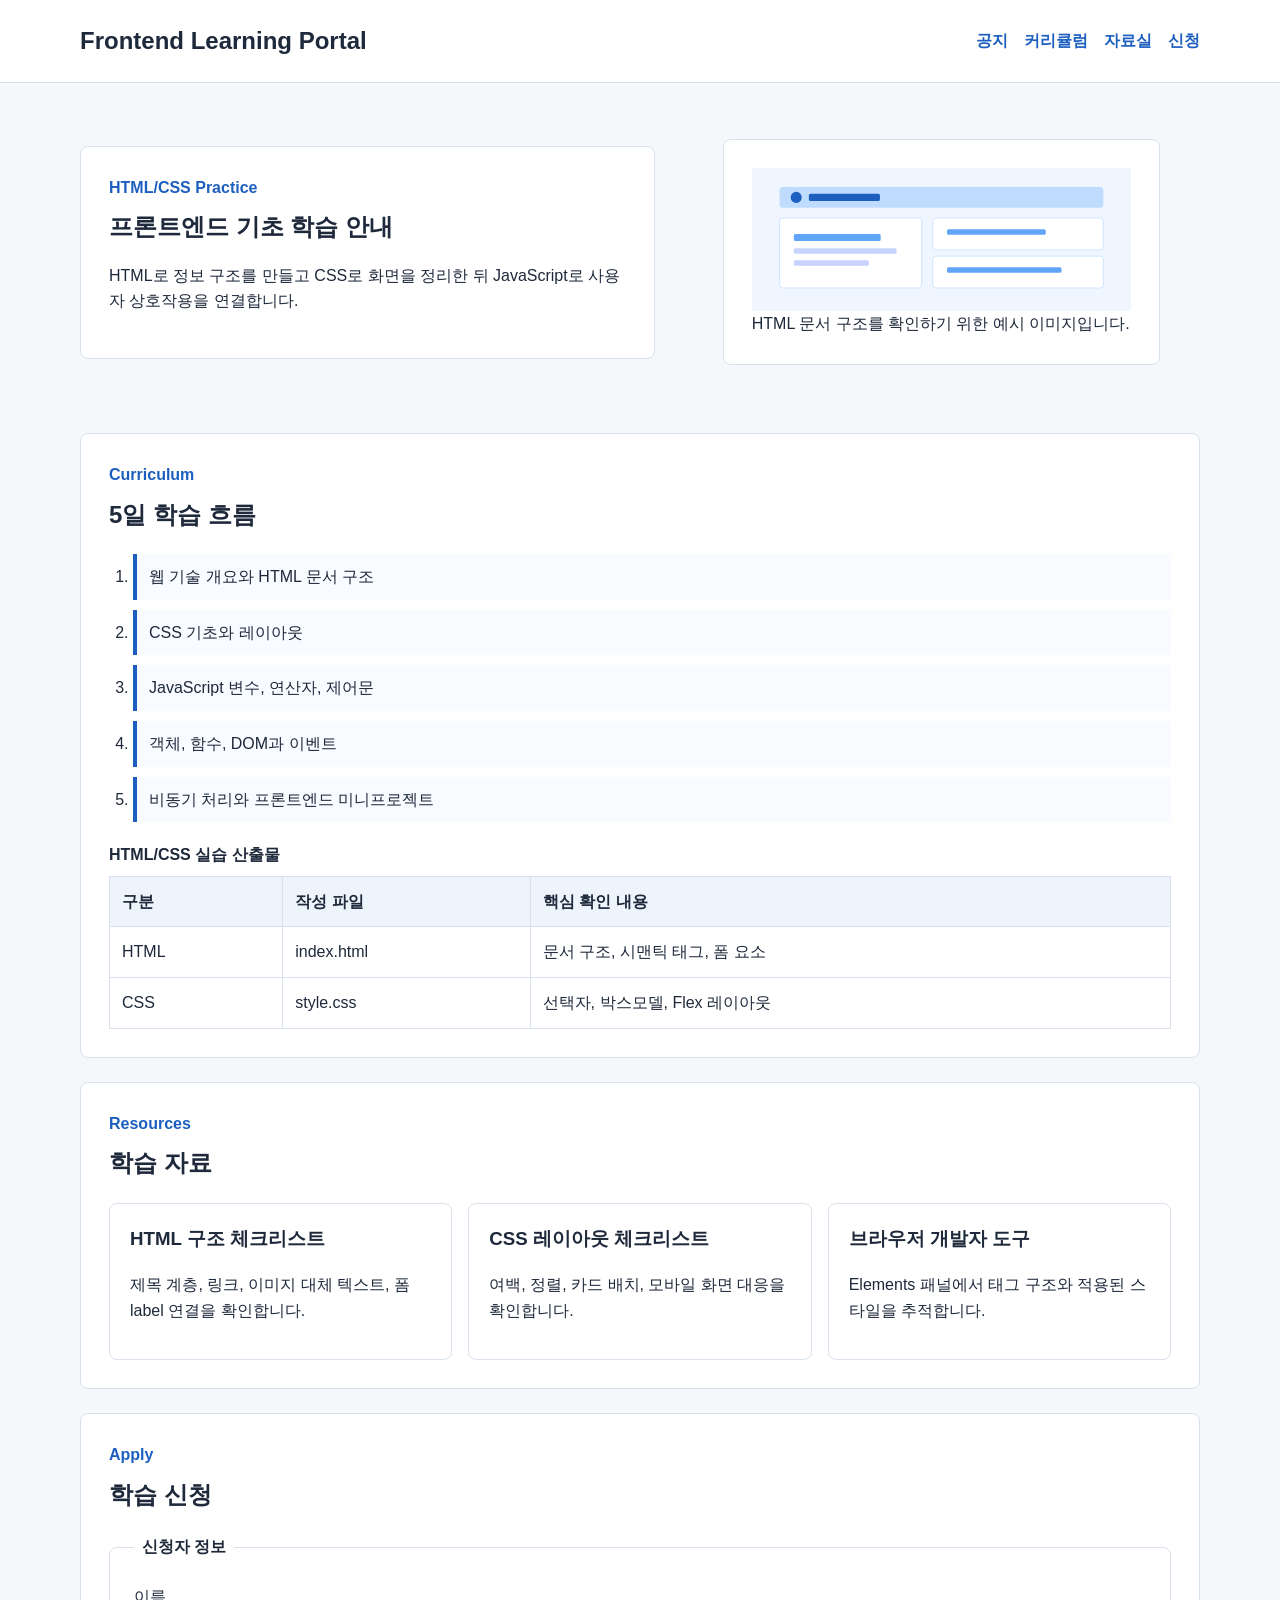
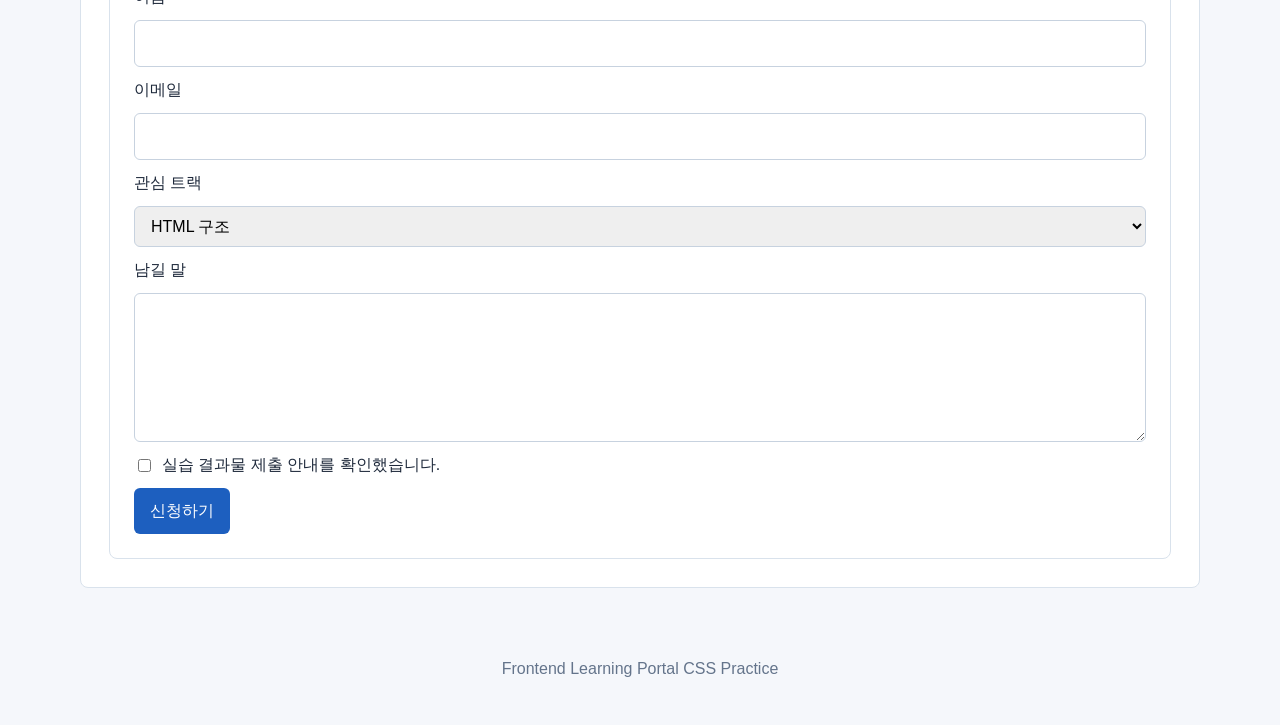
<file: practice/0929/index.html>
<!DOCTYPE html>
<html lang="ko">

<head>
  <meta charset="UTF-8">
  <meta name="viewport" content="width=device-width, initial-scale=1.0">
  <title>Frontend Learning Portal</title>
  <link rel="stylesheet" href="./style.css">
</head>

<body>
  <header class="site-header">
    <div class="header-inner">
      <h1>Frontend Learning Portal</h1>
      <nav class="site-nav" aria-label="주요 메뉴">
        <a href="#notice">공지</a>
        <a href="#curriculum">커리큘럼</a>
        <a href="#resources">자료실</a>
        <a href="#signup">신청</a>
      </nav>
    </div>
  </header>

  <main>
    <section id="notice" class="hero">
      <div class="hero-copy">
        <p class="eyebrow">HTML/CSS Practice</p>
        <h2>프론트엔드 기초 학습 안내</h2>
        <p>HTML로 정보 구조를 만들고 CSS로 화면을 정리한 뒤 JavaScript로 사용자 상호작용을 연결합니다.</p>
      </div>
      <figure class="hero-media">
        <img src="./assets/placeholder.svg" alt="학습 포털 화면 예시">
        <figcaption>HTML 문서 구조를 확인하기 위한 예시 이미지입니다.</figcaption>
      </figure>
    </section>

    <section id="curriculum" class="section">
      <div class="section-title">
        <p class="eyebrow">Curriculum</p>
        <h2>5일 학습 흐름</h2>
      </div>
      <ol class="timeline">
        <li>웹 기술 개요와 HTML 문서 구조</li>
        <li>CSS 기초와 레이아웃</li>
        <li>JavaScript 변수, 연산자, 제어문</li>
        <li>객체, 함수, DOM과 이벤트</li>
        <li>비동기 처리와 프론트엔드 미니프로젝트</li>
      </ol>

      <table class="result-table">
        <caption>HTML/CSS 실습 산출물</caption>
        <thead>
          <tr>
            <th scope="col">구분</th>
            <th scope="col">작성 파일</th>
            <th scope="col">핵심 확인 내용</th>
          </tr>
        </thead>
        <tbody>
          <tr>
            <td>HTML</td>
            <td>index.html</td>
            <td>문서 구조, 시맨틱 태그, 폼 요소</td>
          </tr>
          <tr>
            <td>CSS</td>
            <td>style.css</td>
            <td>선택자, 박스모델, Flex 레이아웃</td>
          </tr>
        </tbody>
      </table>
    </section>

    <section id="resources" class="section">
      <div class="section-title">
        <p class="eyebrow">Resources</p>
        <h2>학습 자료</h2>
      </div>
      <div class="card-grid">
        <article class="card">
          <h3>HTML 구조 체크리스트</h3>
          <p>제목 계층, 링크, 이미지 대체 텍스트, 폼 label 연결을 확인합니다.</p>
        </article>
        <article class="card">
          <h3>CSS 레이아웃 체크리스트</h3>
          <p>여백, 정렬, 카드 배치, 모바일 화면 대응을 확인합니다.</p>
        </article>
        <article class="card">
          <h3>브라우저 개발자 도구</h3>
          <p>Elements 패널에서 태그 구조와 적용된 스타일을 추적합니다.</p>
        </article>
      </div>
    </section>

    <section id="signup" class="section">
      <div class="section-title">
        <p class="eyebrow">Apply</p>
        <h2>학습 신청</h2>
      </div>
      <form class="apply-form" action="#" method="post">
        <fieldset>
          <legend>신청자 정보</legend>
          <label for="name">이름</label>
          <input id="name" name="name" type="text" required>
          <label for="email">이메일</label>
          <input id="email" name="email" type="email" required>
          <label for="track">관심 트랙</label>
          <select id="track" name="track">
            <option value="html">HTML 구조</option>
            <option value="css">CSS 레이아웃</option>
            <option value="javascript">JavaScript 기초</option>
          </select>
          <label for="message">남길 말</label>
          <textarea id="message" name="message" rows="5"></textarea>
          <label class="check-line">
            <input type="checkbox" name="agree" required>
            실습 결과물 제출 안내를 확인했습니다.
          </label>
          <button type="submit">신청하기</button>
        </fieldset>
      </form>
    </section>
  </main>

  <footer class="site-footer">
    <p>Frontend Learning Portal CSS Practice</p>
  </footer>
</body>

</html>
</file>
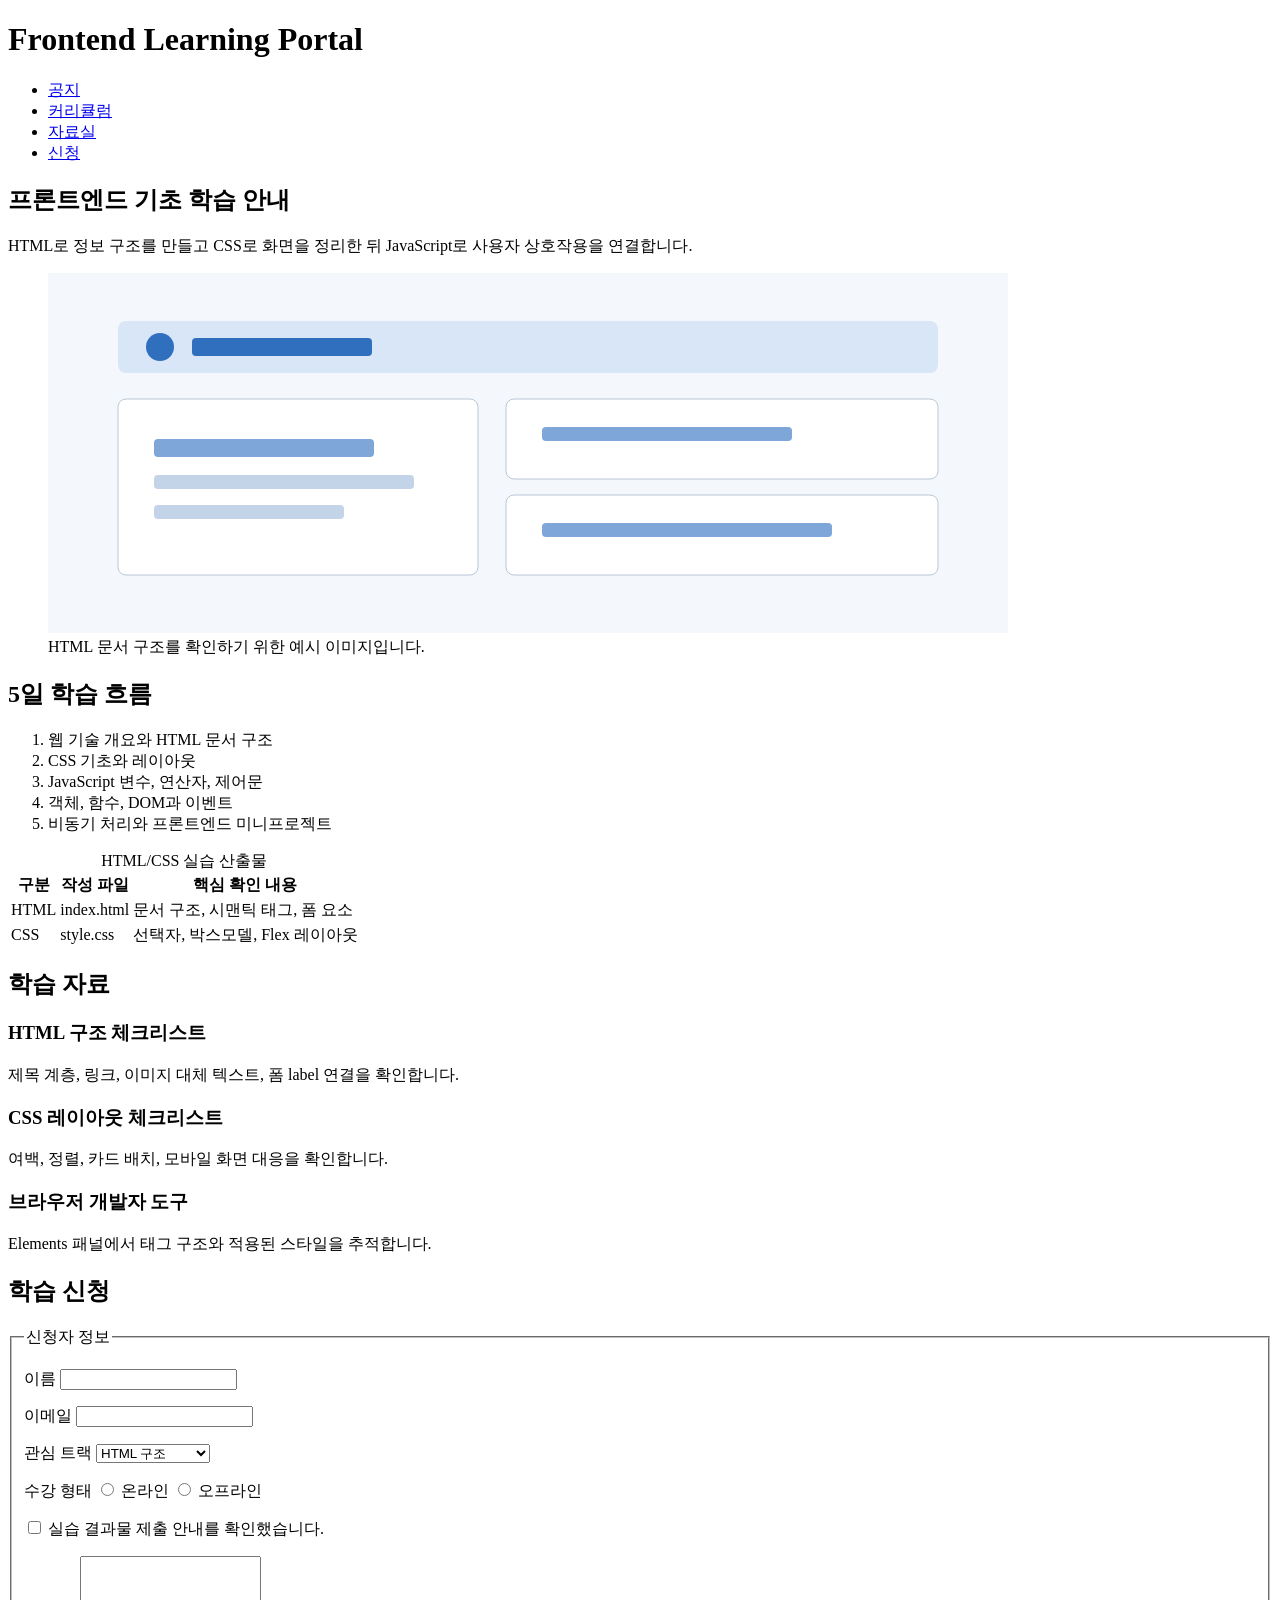
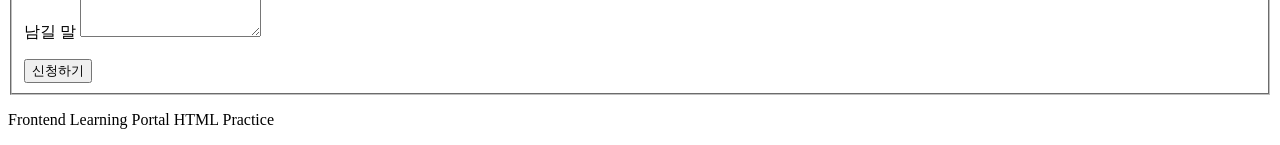
<file: practice1_0928.html>
<!DOCTYPE html>
<html lang="ko">

<head>
    <meta charset="UTF-8">
    <meta name="viewport" content="width=device-width, initial-scale=1.0">
    <title>Frontend Learning Portal</title>
</head>

<body>
    <header>
        <h1>Frontend Learning Portal</h1>
        <nav aria-label="주요 메뉴">
            <ul>
                <li><a href="#notice">공지</a></li>
                <li><a href="#curriculum">커리큘럼</a></li>
                <li><a href="#resources">자료실</a></li>
                <li><a href="#signup">신청</a></li>
            </ul>
        </nav>
    </header>

    <main>
        <section id="notice">
            <h2>프론트엔드 기초 학습 안내</h2>
            <p>HTML로 정보 구조를 만들고 CSS로 화면을 정리한 뒤 JavaScript로 사용자 상호작용을 연결합니다.</p>
            <figure>
                <img src="./assets/placeholder.svg" alt="학습 포털 화면 예시">
                <figcaption>HTML 문서 구조를 확인하기 위한 예시 이미지입니다.</figcaption>
            </figure>
        </section>

        <section id="curriculum">
            <h2>5일 학습 흐름</h2>
            <ol>
                <li>웹 기술 개요와 HTML 문서 구조</li>
                <li>CSS 기초와 레이아웃</li>
                <li>JavaScript 변수, 연산자, 제어문</li>
                <li>객체, 함수, DOM과 이벤트</li>
                <li>비동기 처리와 프론트엔드 미니프로젝트</li>
            </ol>

            <table>
                <caption>HTML/CSS 실습 산출물</caption>
                <thead>
                    <tr>
                        <th scope="col">구분</th>
                        <th scope="col">작성 파일</th>
                        <th scope="col">핵심 확인 내용</th>
                    </tr>
                </thead>
                <tbody>
                    <tr>
                        <td>HTML</td>
                        <td>index.html</td>
                        <td>문서 구조, 시맨틱 태그, 폼 요소</td>
                    </tr>
                    <tr>
                        <td>CSS</td>
                        <td>style.css</td>
                        <td>선택자, 박스모델, Flex 레이아웃</td>
                    </tr>
                </tbody>
            </table>
        </section>

        <section id="resources">
            <h2>학습 자료</h2>
            <article>
                <h3>HTML 구조 체크리스트</h3>
                <p>제목 계층, 링크, 이미지 대체 텍스트, 폼 label 연결을 확인합니다.</p>
            </article>
            <article>
                <h3>CSS 레이아웃 체크리스트</h3>
                <p>여백, 정렬, 카드 배치, 모바일 화면 대응을 확인합니다.</p>
            </article>
            <article>
                <h3>브라우저 개발자 도구</h3>
                <p>Elements 패널에서 태그 구조와 적용된 스타일을 추적합니다.</p>
            </article>
        </section>

        <section id="signup">
            <h2>학습 신청</h2>
            <form action="#" method="post">
                <fieldset>
                    <legend>신청자 정보</legend>

                    <p>
                        <label for="name">이름</label>
                        <input id="name" name="name" type="text" required>
                    </p>

                    <p>
                        <label for="email">이메일</label>
                        <input id="email" name="email" type="email" required>
                    </p>

                    <p>
                        <label for="track">관심 트랙</label>
                        <select id="track" name="track">
                            <option value="html">HTML 구조</option>
                            <option value="css">CSS 레이아웃</option>
                            <option value="javascript">JavaScript 기초</option>
                        </select>
                    </p>

                    <p>
                        <span>수강 형태</span>
                        <label><input type="radio" name="mode" value="online"> 온라인</label>
                        <label><input type="radio" name="mode" value="offline"> 오프라인</label>
                    </p>

                    <p>
                        <label>
                            <input type="checkbox" name="agree" required>
                            실습 결과물 제출 안내를 확인했습니다.
                        </label>
                    </p>

                    <p>
                        <label for="message">남길 말</label>
                        <textarea id="message" name="message" rows="5"></textarea>
                    </p>

                    <button type="submit">신청하기</button>
                </fieldset>
            </form>
        </section>
    </main>

    <footer>
        <p>Frontend Learning Portal HTML Practice</p>
    </footer>
</body>

</html>
</file>
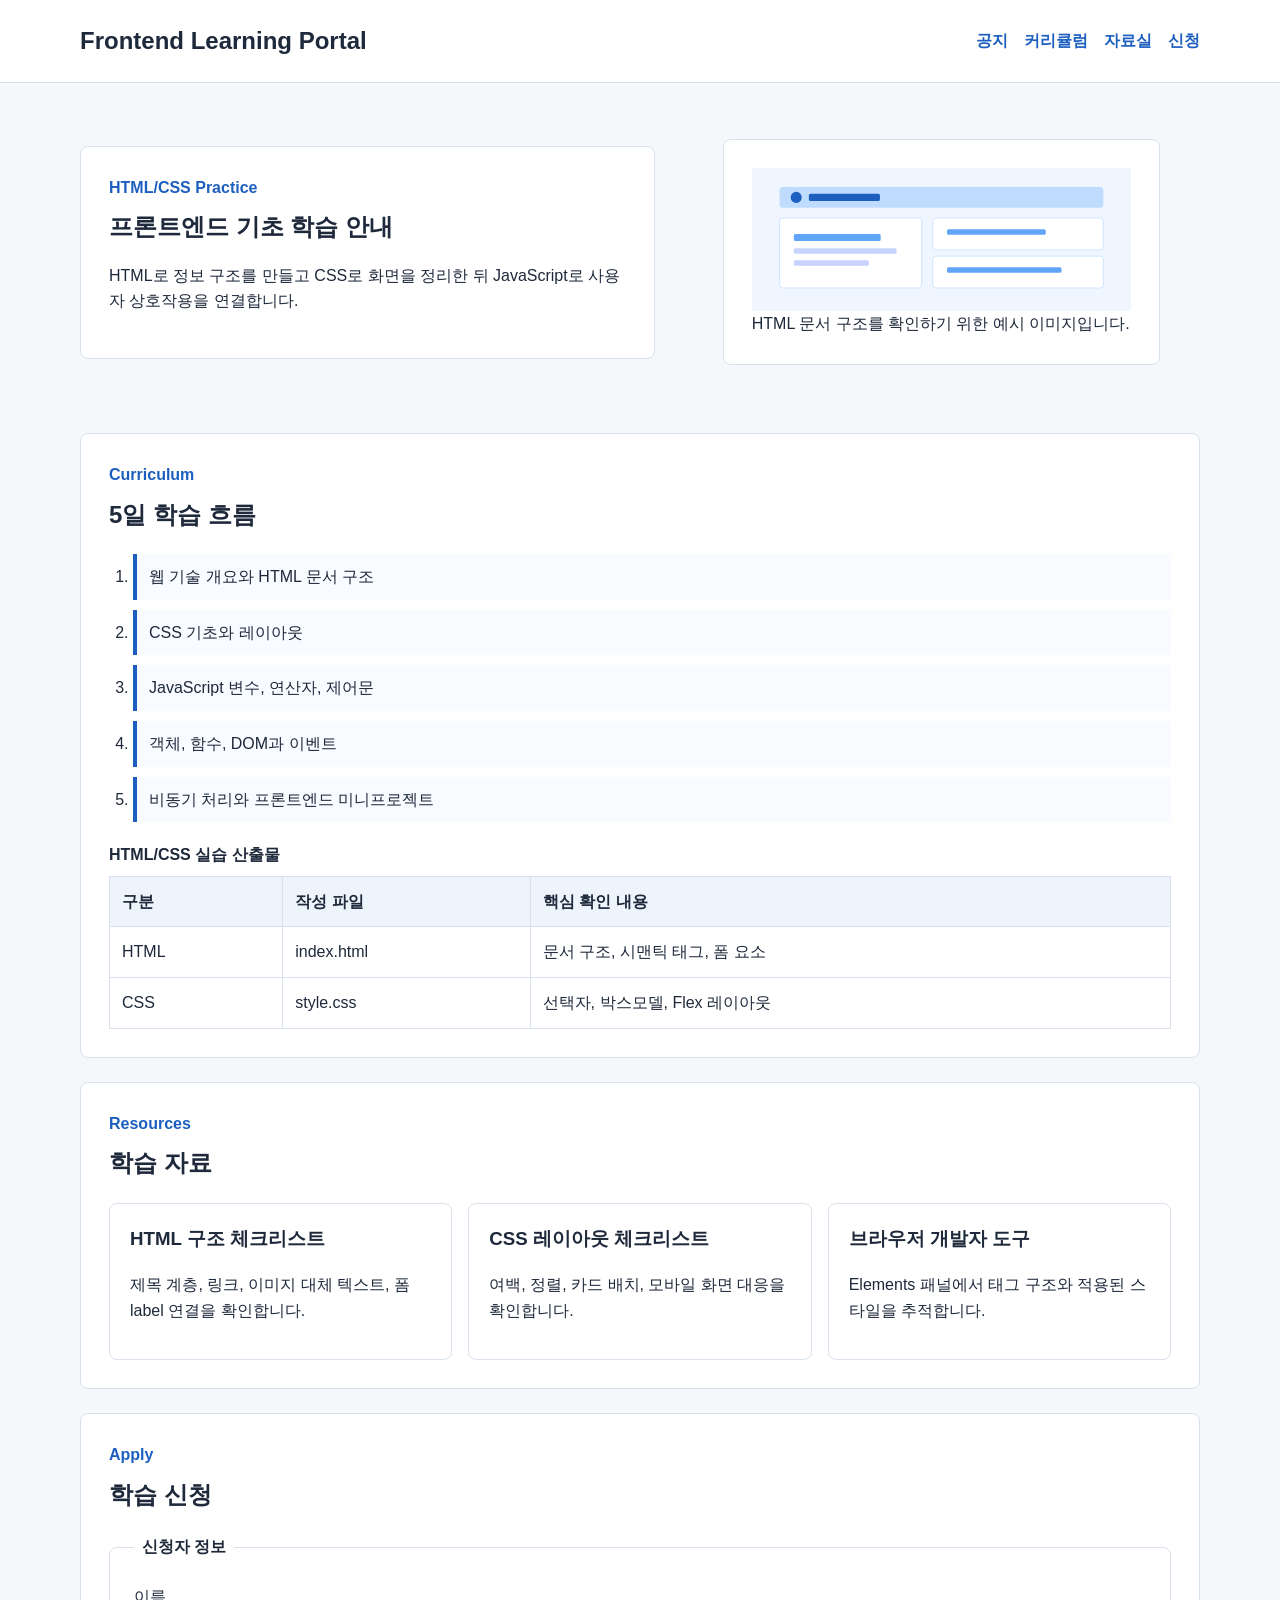
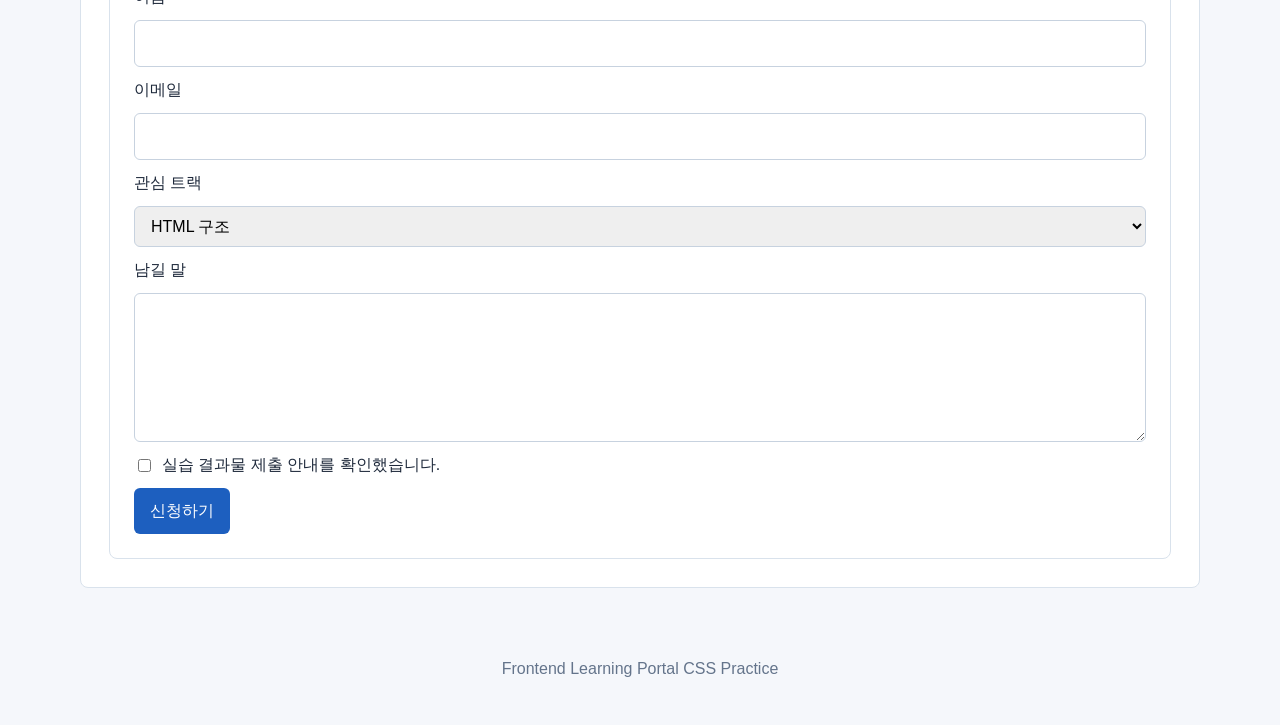
<file: practice/0929/p1_0929.html>
<!DOCTYPE html>
<html lang="ko">

<head>
    <meta charset="UTF-8">
    <meta name="viewport" content="width=device-width, initial-scale=1.0">
    <title>Frontend Learning Portal</title>
    <link rel="stylesheet" href="./style.css">
</head>

<body>
    <header class="site-header">
        <div class="header-inner">
            <h1>Frontend Learning Portal</h1>
            <nav class="site-nav" aria-label="주요 메뉴">
                <a href="#notice">공지</a>
                <a href="#curriculum">커리큘럼</a>
                <a href="#resources">자료실</a>
                <a href="#signup">신청</a>
            </nav>
        </div>
    </header>

    <main>
        <section id="notice" class="hero">
            <div class="hero-copy">
                <p class="eyebrow">HTML/CSS Practice</p>
                <h2>프론트엔드 기초 학습 안내</h2>
                <p>HTML로 정보 구조를 만들고 CSS로 화면을 정리한 뒤 JavaScript로 사용자 상호작용을 연결합니다.</p>
            </div>
            <figure class="hero-media">
                <img src="./assets/placeholder.svg" alt="학습 포털 화면 예시">
                <figcaption>HTML 문서 구조를 확인하기 위한 예시 이미지입니다.</figcaption>
            </figure>
        </section>

        <section id="curriculum" class="section">
            <div class="section-title">
                <p class="eyebrow">Curriculum</p>
                <h2>5일 학습 흐름</h2>
            </div>
            <ol class="timeline">
                <li>웹 기술 개요와 HTML 문서 구조</li>
                <li>CSS 기초와 레이아웃</li>
                <li>JavaScript 변수, 연산자, 제어문</li>
                <li>객체, 함수, DOM과 이벤트</li>
                <li>비동기 처리와 프론트엔드 미니프로젝트</li>
            </ol>

            <table class="result-table">
                <caption>HTML/CSS 실습 산출물</caption>
                <thead>
                    <tr>
                        <th scope="col">구분</th>
                        <th scope="col">작성 파일</th>
                        <th scope="col">핵심 확인 내용</th>
                    </tr>
                </thead>
                <tbody>
                    <tr>
                        <td>HTML</td>
                        <td>index.html</td>
                        <td>문서 구조, 시맨틱 태그, 폼 요소</td>
                    </tr>
                    <tr>
                        <td>CSS</td>
                        <td>style.css</td>
                        <td>선택자, 박스모델, Flex 레이아웃</td>
                    </tr>
                </tbody>
            </table>
        </section>

        <section id="resources" class="section">
            <div class="section-title">
                <p class="eyebrow">Resources</p>
                <h2>학습 자료</h2>
            </div>
            <div class="card-grid">
                <article class="card">
                    <h3>HTML 구조 체크리스트</h3>
                    <p>제목 계층, 링크, 이미지 대체 텍스트, 폼 label 연결을 확인합니다.</p>
                </article>
                <article class="card">
                    <h3>CSS 레이아웃 체크리스트</h3>
                    <p>여백, 정렬, 카드 배치, 모바일 화면 대응을 확인합니다.</p>
                </article>
                <article class="card">
                    <h3>브라우저 개발자 도구</h3>
                    <p>Elements 패널에서 태그 구조와 적용된 스타일을 추적합니다.</p>
                </article>
            </div>
        </section>

        <section id="signup" class="section">
            <div class="section-title">
                <p class="eyebrow">Apply</p>
                <h2>학습 신청</h2>
            </div>
            <form class="apply-form" action="#" method="post">
                <fieldset>
                    <legend>신청자 정보</legend>
                    <label for="name">이름</label>
                    <input id="name" name="name" type="text" required>
                    <label for="email">이메일</label>
                    <input id="email" name="email" type="email" required>
                    <label for="track">관심 트랙</label>
                    <select id="track" name="track">
                        <option value="html">HTML 구조</option>
                        <option value="css">CSS 레이아웃</option>
                        <option value="javascript">JavaScript 기초</option>
                    </select>
                    <label for="message">남길 말</label>
                    <textarea id="message" name="message" rows="5"></textarea>
                    <label class="check-line">
                        <input type="checkbox" name="agree" required>
                        실습 결과물 제출 안내를 확인했습니다.
                    </label>
                    <button type="submit">신청하기</button>
                </fieldset>
            </form>
        </section>
    </main>

    <footer class="site-footer">
        <p>Frontend Learning Portal CSS Practice</p>
    </footer>
</body>

</html>
</file>
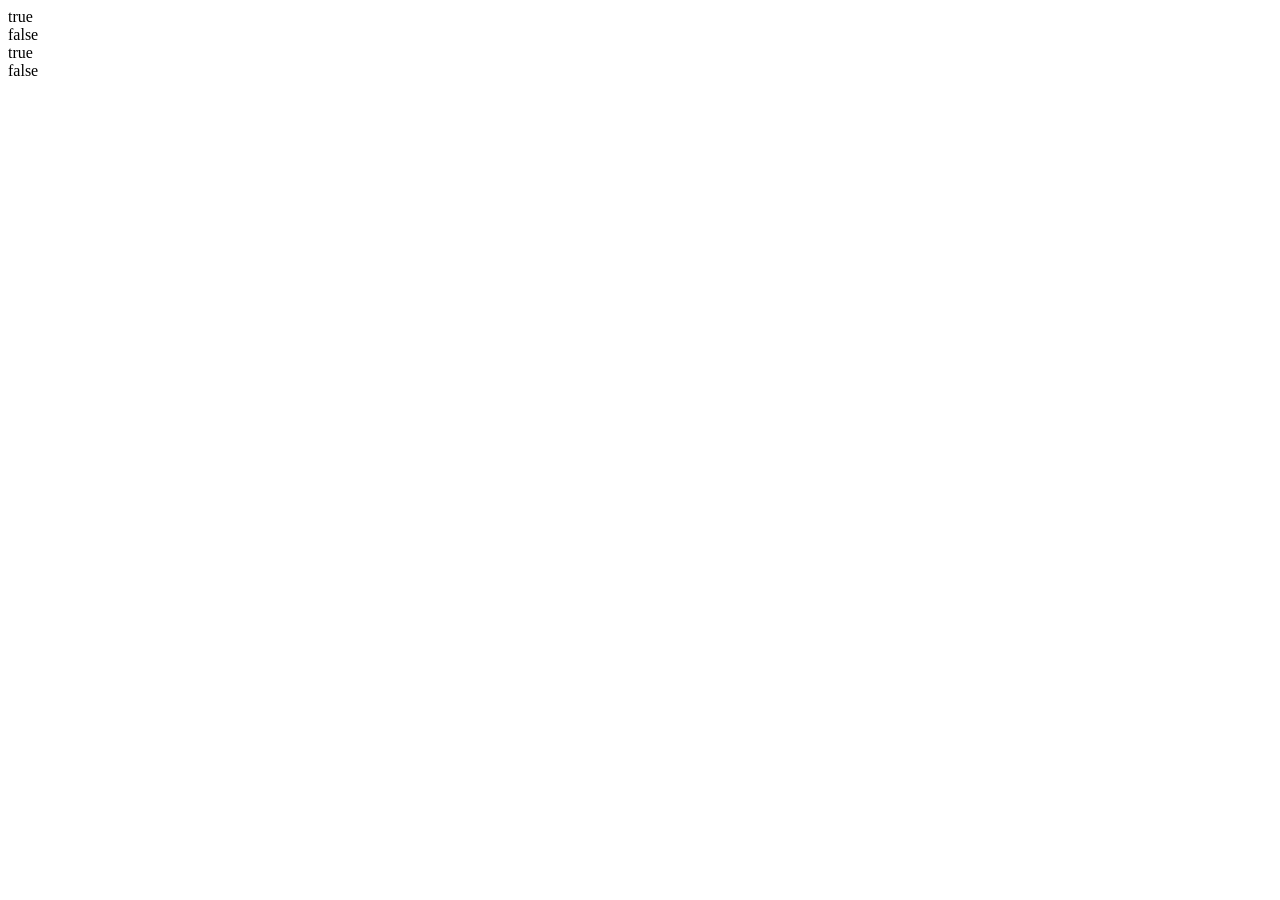
<file: practice/0930/chapter02/boolean_c.html>
<!DOCTYPE html>
<html lang="ko">
<head>
<meta charset="UTF-8">
<title>논리형 데이터</title>
<script>
	var a = true;
	var b = false;
	var c = 10 > 5; //true
	var d = Boolean(null); //false 

	document.write(a, "<br>");
	document.write(b, "<br>");
	document.write(c, "<br>");
	document.write(d, "<br>");
</script>
</head>
<body>
</body>
</html>
</file>
<file: practice/0929/style.css>
/* *: 웹페이지의 모든 요소에 적용 */
* {
  /* 패딩과 테두리를 요소의 전체 너비에 포함시켜서 크기 계산을 편하게 만들어줌 (국룰 설정) */
  box-sizing: border-box;
}

body {
  margin: 0; /* 브라우저 기본 여백 없애기 */
  font-family: Arial, sans-serif; /* 기본 폰트 설정 */
  line-height: 1.6; /* 줄 간격을 1.6배로 넓혀서 읽기 편하게 */
  color: #1e293b; /* 기본 글자 색 (짙은 회색) */
  background: #f5f7fb; /* 전체 배경색 (연한 파란빛 도는 회색) */
}

img {
  max-width: 100%; /* 이미지가 부모 요소보다 커져서 삐져나가는 걸 막아줌 */
  display: block; /* 이미지 아래에 생기는 애매한 기본 여백 제거 */
}

/* 클래스 이름(class="site-header")을 꾸밀 땐 앞에 점(.)을 찍어 */
.site-header {
  background: #ffffff; /* 흰색 배경 */
  border-bottom: 1px solid #d9e2ec; /* 아래쪽에만 1픽셀 두께의 옅은 선 긋기 */
}

/* 콤마(,)로 여러 선택자를 한 번에 묶어서 똑같은 스타일 적용 */
.header-inner,
main {
  /* 최대 1120px까지만 커지고, 화면이 작아지면 양옆 여백(총 32px)을 남기며 유연하게 줄어듦 */
  width: min(1120px, calc(100% - 32px));
  margin: 0 auto; /* 요소를 화면 한가운데로 정렬 (가운데 정렬 국룰) */
}

.header-inner {
  display: flex; /* 요소들을 가로로 나란히 배치하는 최강의 레이아웃 도구 */
  justify-content: space-between; /* 요소들을 양쪽 끝으로 쫙 밀어서 배치 */
  align-items: center; /* 세로 기준 가운데 정렬 */
  gap: 24px; /* 요소들 사이의 간격을 24px로 벌림 */
  padding: 22px 0; /* 위아래 안쪽 여백 22px, 양옆은 0 */
}

.site-header h1 {
  margin: 0; /* h1의 기본 위아래 여백 제거 */
  font-size: 24px;
}

.site-nav {
  display: flex;
  flex-wrap: wrap; /* 창이 좁아져서 자리가 모자라면 다음 줄로 자연스럽게 넘김 */
  gap: 16px;
}

/* .site-nav 안에 있는 a 태그(링크)만 꾸밈 */
.site-nav a {
  color: #1d5fbf; /* 파란색 */
  font-weight: 700; /* 글씨 굵게 (bold) */
  text-decoration: none; /* 링크 특유의 밑줄 없애기 */
}

.hero {
  display: grid; /* 바둑판처럼 구역을 나눠서 배치하는 레이아웃 도구 */
  /* 가로로 2칸 나눔. 왼쪽은 남는 공간 다 쓰고(1fr), 오른쪽은 320px~0.9fr 사이에서 유연하게 조절 */
  grid-template-columns: minmax(0, 1fr) minmax(320px, 0.9fr);
  gap: 28px;
  align-items: center;
  padding: 40px 0 28px;
}

/* 카드처럼 생긴 둥글고 하얀 박스들의 공통 스타일을 한 번에 묶음 */
.hero-copy,
.hero-media,
.section,
.card,
.apply-form fieldset {
  border: 1px solid #d9e2ec; /* 테두리 */
  border-radius: 8px; /* 모서리를 둥글게 (8px 만큼) */
  background: #ffffff; /* 흰색 배경 */
}

.hero-copy,
.hero-media,
.section {
  padding: 28px; /* 박스 안쪽 여백 */
}

.hero h2,
.section h2 {
  margin: 0 0 12px; /* 위 0, 양옆 0, 아래 12px 여백 */
}

.eyebrow {
  margin: 0 0 8px;
  color: #1d5fbf;
  font-weight: 700;
}

.section {
  margin: 24px 0;
}

.section-title {
  margin-bottom: 20px;
}

.timeline {
  display: grid; /* 리스트를 그리드로 만들어서 항목 간격 조절 */
  gap: 10px;
  padding-left: 24px;
}

.timeline li {
  padding: 10px 12px;
  border-left: 4px solid #1d5fbf; /* 왼쪽에만 굵은 파란 선을 그어서 강조 포인트 만듦 */
  background: #f8fbff;
}

.result-table {
  width: 100%; /* 표가 화면에 꽉 차게 */
  margin-top: 20px;
  border-collapse: collapse; /* 표의 셀(칸)들 사이에 겹치는 테두리를 한 줄로 합쳐줌 깔끔하게 */
}

.result-table caption {
  margin-bottom: 8px;
  font-weight: 700;
  text-align: left; /* 글자 왼쪽 정렬 */
}

.result-table th,
.result-table td {
  padding: 12px;
  border: 1px solid #d9e2ec;
  text-align: left;
}

.result-table th {
  background: #eef4fc; /* 표 제목 칸만 연한 파란색 배경 */
}

.card-grid {
  display: grid;
  /* 똑같은 너비의 칸을 3개 만듦 (카드 3장이 한 줄에 나란히 배치됨) */
  grid-template-columns: repeat(3, minmax(0, 1fr));
  gap: 16px;
}

.card {
  padding: 20px;
}

.card h3 {
  margin-top: 0;
}

.apply-form fieldset {
  display: grid;
  gap: 10px; /* 폼 안의 입력칸들 사이 간격 조절 */
  margin: 0;
  padding: 24px;
}

.apply-form legend {
  padding: 0 8px;
  font-weight: 700;
}

/* 폼 요소들은 브라우저 기본 폰트를 쓰려는 고집이 있어서, 억지로 부모 폰트(body)를 따라가게 만듦 */
input,
select,
textarea,
button {
  font: inherit;
}

input,
select,
textarea {
  width: 100%;
  padding: 10px 12px;
  border: 1px solid #c7d2df;
  border-radius: 6px;
}

/* :focus -> 마우스로 클릭하거나 키보드로 선택해서 커서가 깜빡일 때의 상태 */
input:focus,
select:focus,
textarea:focus {
  outline: 3px solid #cfe1ff; /* 바깥쪽에 파란색 외곽선 띄움 */
  border-color: #1d5fbf;
}

.check-line {
  display: flex;
  align-items: center; /* 체크박스와 글씨의 세로 높이를 예쁘게 맞춰줌 */
  gap: 8px;
}

.check-line input {
  width: auto; /* 체크박스는 100%로 늘어나면 안 되니까 본래 크기로 돌림 */
}

button {
  width: fit-content; /* 글자 길이에 딱 맞게 너비를 줄임 */
  border: 0; /* 기본 테두리 제거 */
  border-radius: 6px;
  padding: 10px 16px;
  color: #ffffff;
  background: #1d5fbf;
  cursor: pointer; /* 마우스를 올리면 손가락 모양으로 바뀜 */
}

/* :hover -> 마우스 포인터를 버튼 위에 올려뒀을 때의 상태 */
button:hover {
  background: #164b96; /* 마우스 올리면 배경색을 살짝 더 어둡게 해서 누르는 맛을 줌 */
}

.site-footer {
  padding: 28px 16px;
  color: #64748b;
  text-align: center; /* 글자 가운데 정렬 */
}

/* @media: 미디어 쿼리. 화면 너비가 840px 이하(모바일/태블릿)가 되면 괄호 안의 코드가 덮어씌워짐 (반응형 웹) */
@media (max-width: 840px) {
  .header-inner,
  .hero {
    grid-template-columns: 1fr; /* 가로로 나란히 있던 것들을 한 줄(1칸)로 바꿔서 세로로 쌓이게 함 */
  }

  .header-inner {
    align-items: flex-start; /* 모바일이 되면 가운데 정렬 풀고 왼쪽으로 붙임 */
    flex-direction: column; /* flex 배치 방향을 가로에서 세로로 바꿈 */
  }

  .card-grid {
    grid-template-columns: 1fr; /* 카드 3장 나란히 있던 것도 세로로 1장씩 쌓이게 바꿈 */
  }
}
</file>
